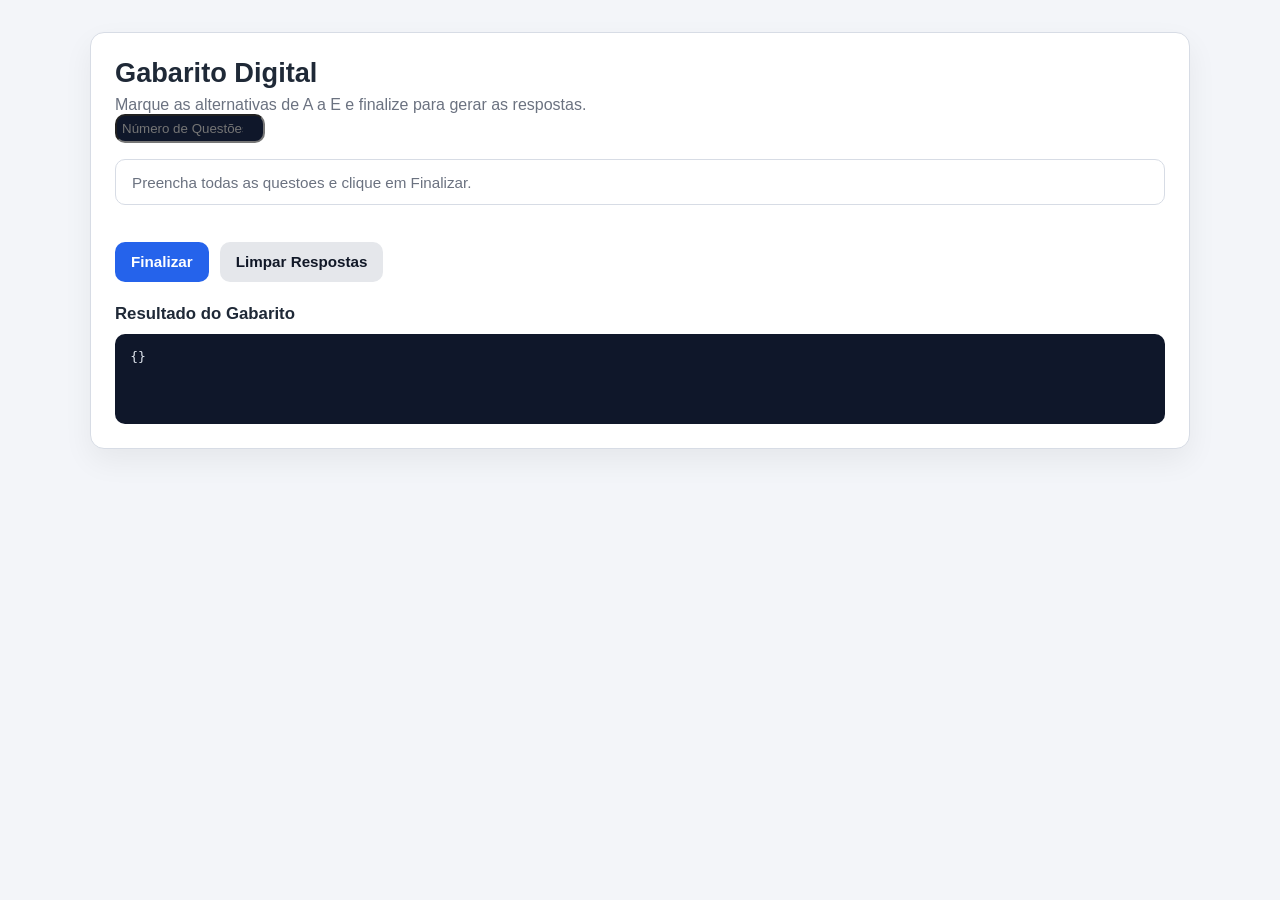
<file: index.html>
<!DOCTYPE html>
<html lang="pt-BR">
  <head>
    <meta charset="UTF-8" />
    <meta name="viewport" content="width=device-width, initial-scale=1.0" />
    <title>Gabarito Digital</title>
    <link rel="stylesheet" href="style.css" />
    
  </head>
  <body>
    <main class="app">
      <header class="app-header">
        <h1>Gabarito Digital</h1>
        <p>Marque as alternativas de A a E e finalize para gerar as respostas.</p>
        <input type="number"  class="input-quan-questions" id="input-questions"  placeholder="Número de Questões" min="1" max="100" />
      </header>

      <section id="status-message" class="status-message" aria-live="polite"></section>

      <section id="answer-sheet" class="answer-sheet" aria-label="Grade de questões"></section>

      <section class="actions">
        <button id="finalize-btn" type="button" class="btn btn-primary">Finalizar</button>
        <button id="clear-btn" type="button" class="btn btn-secondary">Limpar Respostas</button>
      </section>

      <section class="result">
        <h2>Resultado do Gabarito</h2>
        <pre id="result-json" class="result-json">{}</pre>
      </section>
    </main>

    <script src="script.js"></script>
  </body>
</html>
</file>
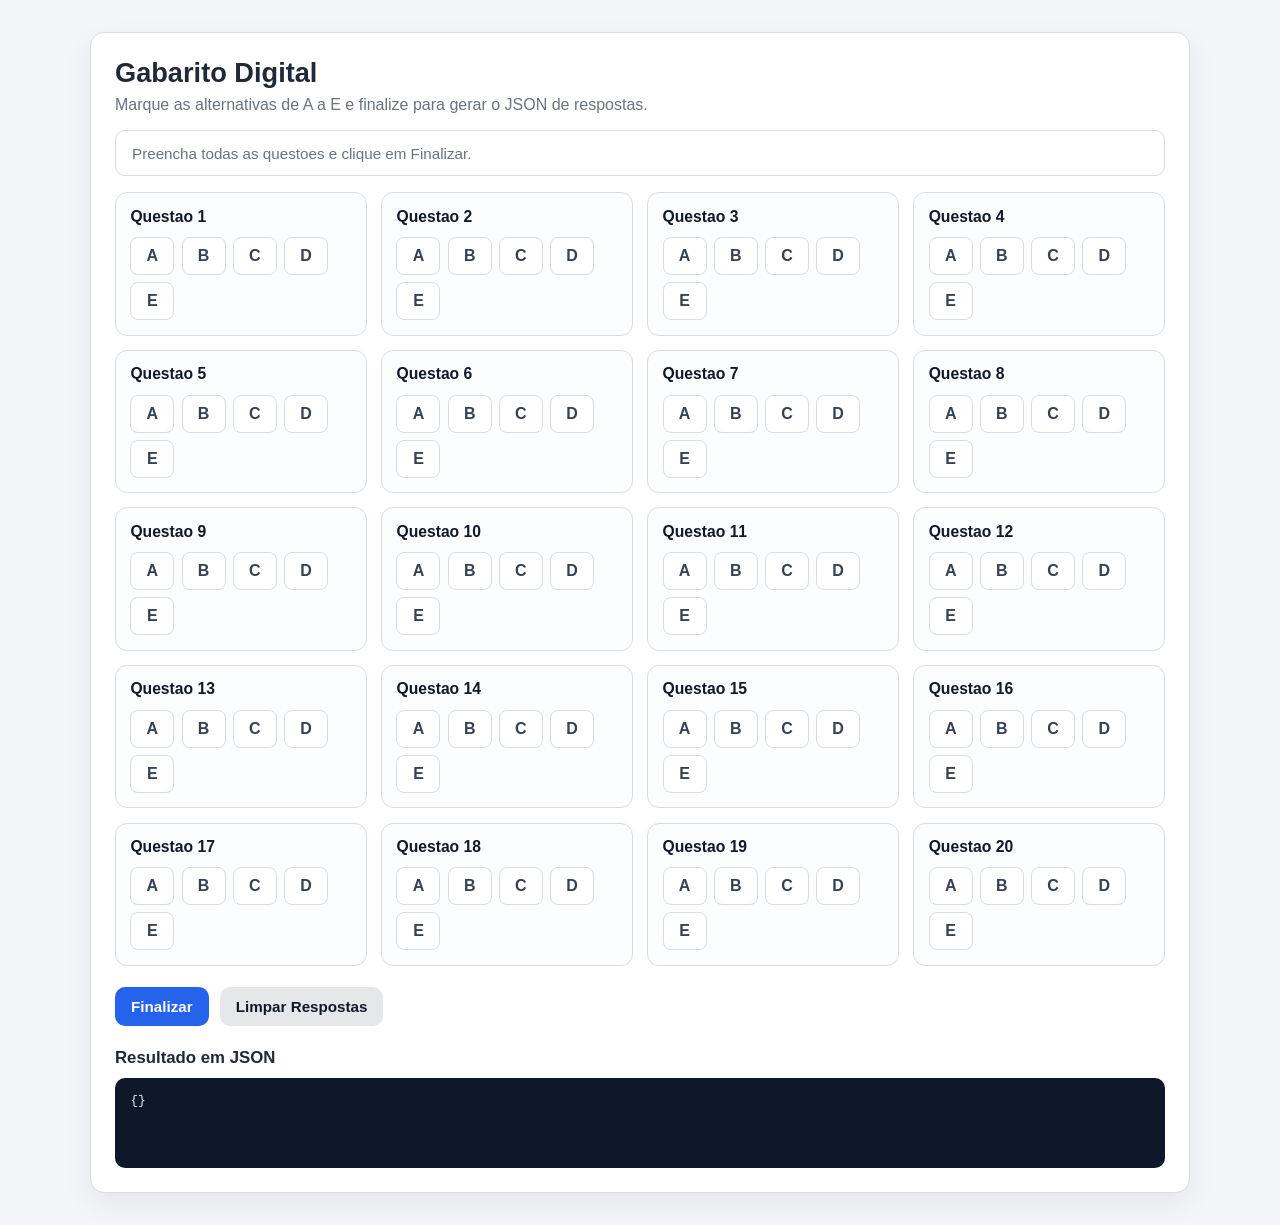
<file: Gabarito_digital/index.html>
<!DOCTYPE html>
<html lang="pt-BR">
  <head>
    <meta charset="UTF-8" />
    <meta name="viewport" content="width=device-width, initial-scale=1.0" />
    <title>Gabarito Digital</title>
    <link rel="stylesheet" href="style.css" />
  </head>
  <body>
    <main class="app">
      <header class="app-header">
        <h1>Gabarito Digital</h1>
        <p>Marque as alternativas de A a E e finalize para gerar o JSON de respostas.</p>
      </header>

      <section id="status-message" class="status-message" aria-live="polite"></section>

      <section id="answer-sheet" class="answer-sheet" aria-label="Grade de questões"></section>

      <section class="actions">
        <button id="finalize-btn" type="button" class="btn btn-primary">Finalizar</button>
        <button id="clear-btn" type="button" class="btn btn-secondary">Limpar Respostas</button>
      </section>

      <section class="result">
        <h2>Resultado em JSON</h2>
        <pre id="result-json" class="result-json">{}</pre>
      </section>
    </main>

    <script src="script.js"></script>
  </body>
</html>
</file>
<file: style.css>
:root {
  --bg: #f3f5f9;
  --surface: #ffffff;
  --border: #d7dce5;
  --text: #1f2937;
  --muted: #6b7280;
  --primary: #2563eb;
  --primary-soft: #eaf1ff;
  --warning: #b45309;
  --warning-soft: #fff7ed;
  --success: #047857;
  --success-soft: #ecfdf5;
}

* {
  box-sizing: border-box;
}

body {
  margin: 0;
  font-family: "Segoe UI", Tahoma, Geneva, Verdana, sans-serif;
  background: var(--bg);
  color: var(--text);
}

.app {
  width: min(1100px, 92%);
  margin: 2rem auto;
  background: var(--surface);
  border: 1px solid var(--border);
  border-radius: 14px;
  padding: 1.5rem;
  box-shadow: 0 12px 30px rgba(0, 0, 0, 0.06);
}

.app-header h1 {
  margin: 0;
  font-size: 1.7rem;
}

.app-header p {
  margin: 0.45rem 0 0;
  color: var(--muted);
}

.status-message {
  margin-top: 1rem;
  padding: 0.85rem 1rem;
  border-radius: 10px;
  font-size: 0.95rem;
  border: 1px solid transparent;
  min-height: 46px;
  display: flex;
  align-items: center;
}

.status-message.warning {
  background: var(--warning-soft);
  color: var(--warning);
  border-color: #fed7aa;
}

.status-message.success {
  background: var(--success-soft);
  color: var(--success);
  border-color: #a7f3d0;
}

.status-message.info {
  color: var(--muted);
  border-color: var(--border);
}

.answer-sheet {
  margin-top: 1rem;
  display: grid;
  grid-template-columns: repeat(auto-fit, minmax(250px, 1fr));
  gap: 0.9rem;
}

.question-card {
  border: 1px solid var(--border);
  border-radius: 12px;
  padding: 0.9rem;
  background: #fcfdff;
}

.question-title {
  margin: 0 0 0.7rem;
  font-size: 0.98rem;
  color: #111827;
}

.alternatives {
  display: flex;
  flex-wrap: wrap;
  gap: 0.45rem;
}

.option-label {
  position: relative;
}

.option-input {
  position: absolute;
  opacity: 0;
  pointer-events: none;
}

.option-text {
  display: inline-flex;
  align-items: center;
  justify-content: center;
  min-width: 44px;
  min-height: 38px;
  padding: 0.4rem 0.6rem;
  border-radius: 8px;
  border: 1px solid var(--border);
  background: #fff;
  font-weight: 600;
  color: #374151;
  transition: all 0.2s ease;
  cursor: pointer;
}

.option-input:checked + .option-text {
  border-color: var(--primary);
  background: var(--primary-soft);
  color: var(--primary);
  box-shadow: 0 0 0 2px rgba(37, 99, 235, 0.14);
}

.option-label:hover .option-text {
  border-color: #9ca3af;
}

.actions {
  margin-top: 1.3rem;
  display: flex;
  gap: 0.7rem;
  flex-wrap: wrap;
}

.btn {
  border: none;
  border-radius: 10px;
  padding: 0.7rem 1rem;
  font-size: 0.95rem;
  font-weight: 600;
  cursor: pointer;
  transition: transform 0.12s ease, opacity 0.2s ease;
}

.btn:active {
  transform: translateY(1px);
}

.btn-primary {
  background: var(--primary);
  color: #fff;
}

.btn-secondary {
  background: #e5e7eb;
  color: #111827;
}

.btn:hover {
  opacity: 0.92;
}

.result {
  margin-top: 1.4rem;
}

.result h2 {
  margin: 0 0 0.6rem;
  font-size: 1.05rem;
}

.result-json {
  margin: 0;
  background: #0f172a;
  color: #e2e8f0;
  border-radius: 10px;
  padding: 0.95rem;
  min-height: 90px;
  overflow: auto;
}



.input-quan-questions {
   margin: 0;
  background: #0f172a;
  color: #e2e8f0;
  border-radius: 10px;
  padding: 5px;
  width: 150px;

  
 
  
}

@media (max-width: 768px) {
  .app {
    width: 95%;
    padding: 1rem;
  }

  .answer-sheet {
    grid-template-columns: repeat(auto-fit, minmax(210px, 1fr));
  }
}
</file>
<file: Gabarito_digital/style.css>
:root {
  --bg: #f3f5f9;
  --surface: #ffffff;
  --border: #d7dce5;
  --text: #1f2937;
  --muted: #6b7280;
  --primary: #2563eb;
  --primary-soft: #eaf1ff;
  --warning: #b45309;
  --warning-soft: #fff7ed;
  --success: #047857;
  --success-soft: #ecfdf5;
}

* {
  box-sizing: border-box;
}

body {
  margin: 0;
  font-family: "Segoe UI", Tahoma, Geneva, Verdana, sans-serif;
  background: var(--bg);
  color: var(--text);
}

.app {
  width: min(1100px, 92%);
  margin: 2rem auto;
  background: var(--surface);
  border: 1px solid var(--border);
  border-radius: 14px;
  padding: 1.5rem;
  box-shadow: 0 12px 30px rgba(0, 0, 0, 0.06);
}

.app-header h1 {
  margin: 0;
  font-size: 1.7rem;
}

.app-header p {
  margin: 0.45rem 0 0;
  color: var(--muted);
}

.status-message {
  margin-top: 1rem;
  padding: 0.85rem 1rem;
  border-radius: 10px;
  font-size: 0.95rem;
  border: 1px solid transparent;
  min-height: 46px;
  display: flex;
  align-items: center;
}

.status-message.warning {
  background: var(--warning-soft);
  color: var(--warning);
  border-color: #fed7aa;
}

.status-message.success {
  background: var(--success-soft);
  color: var(--success);
  border-color: #a7f3d0;
}

.status-message.info {
  color: var(--muted);
  border-color: var(--border);
}

.answer-sheet {
  margin-top: 1rem;
  display: grid;
  grid-template-columns: repeat(auto-fit, minmax(250px, 1fr));
  gap: 0.9rem;
}

.question-card {
  border: 1px solid var(--border);
  border-radius: 12px;
  padding: 0.9rem;
  background: #fcfdff;
}

.question-title {
  margin: 0 0 0.7rem;
  font-size: 0.98rem;
  color: #111827;
}

.alternatives {
  display: flex;
  flex-wrap: wrap;
  gap: 0.45rem;
}

.option-label {
  position: relative;
}

.option-input {
  position: absolute;
  opacity: 0;
  pointer-events: none;
}

.option-text {
  display: inline-flex;
  align-items: center;
  justify-content: center;
  min-width: 44px;
  min-height: 38px;
  padding: 0.4rem 0.6rem;
  border-radius: 8px;
  border: 1px solid var(--border);
  background: #fff;
  font-weight: 600;
  color: #374151;
  transition: all 0.2s ease;
  cursor: pointer;
}

.option-input:checked + .option-text {
  border-color: var(--primary);
  background: var(--primary-soft);
  color: var(--primary);
  box-shadow: 0 0 0 2px rgba(37, 99, 235, 0.14);
}

.option-label:hover .option-text {
  border-color: #9ca3af;
}

.actions {
  margin-top: 1.3rem;
  display: flex;
  gap: 0.7rem;
  flex-wrap: wrap;
}

.btn {
  border: none;
  border-radius: 10px;
  padding: 0.7rem 1rem;
  font-size: 0.95rem;
  font-weight: 600;
  cursor: pointer;
  transition: transform 0.12s ease, opacity 0.2s ease;
}

.btn:active {
  transform: translateY(1px);
}

.btn-primary {
  background: var(--primary);
  color: #fff;
}

.btn-secondary {
  background: #e5e7eb;
  color: #111827;
}

.btn:hover {
  opacity: 0.92;
}

.result {
  margin-top: 1.4rem;
}

.result h2 {
  margin: 0 0 0.6rem;
  font-size: 1.05rem;
}

.result-json {
  margin: 0;
  background: #0f172a;
  color: #e2e8f0;
  border-radius: 10px;
  padding: 0.95rem;
  min-height: 90px;
  overflow: auto;
}

@media (max-width: 768px) {
  .app {
    width: 95%;
    padding: 1rem;
  }

  .answer-sheet {
    grid-template-columns: repeat(auto-fit, minmax(210px, 1fr));
  }
}
</file>
